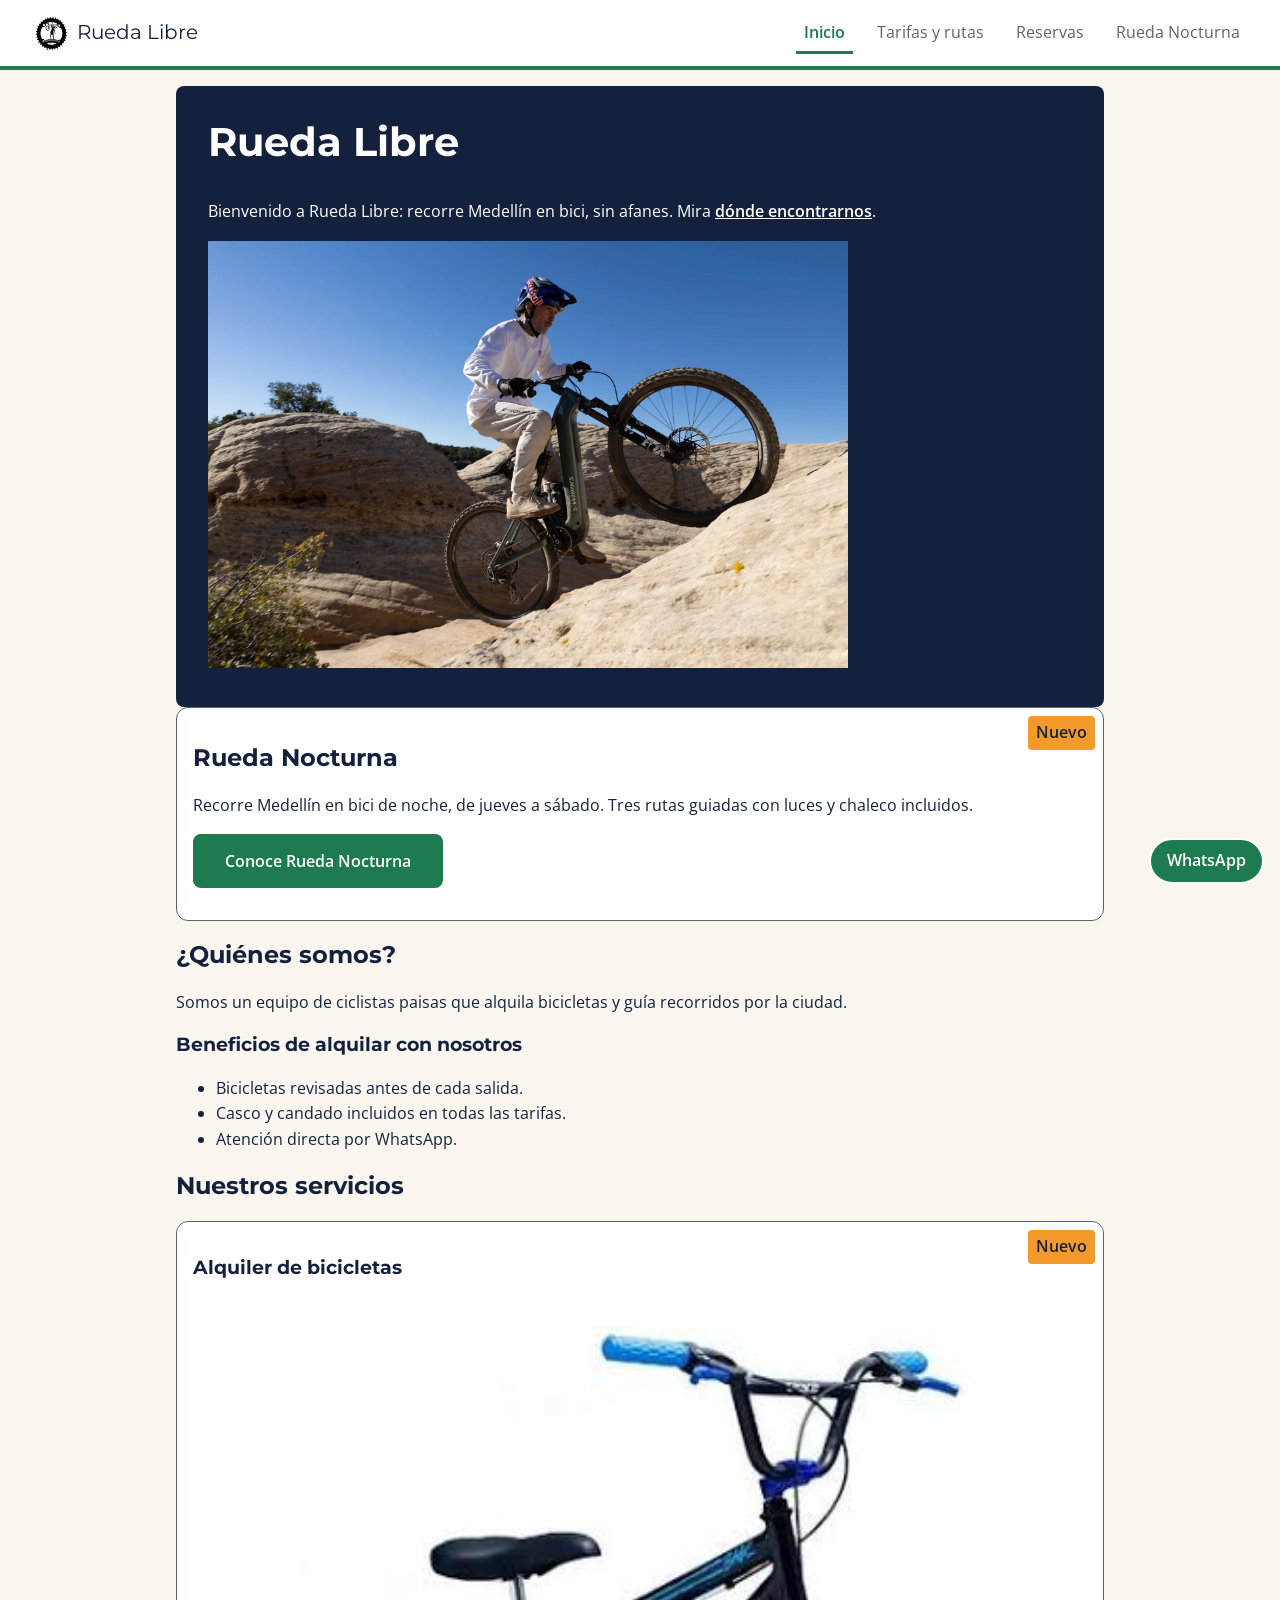
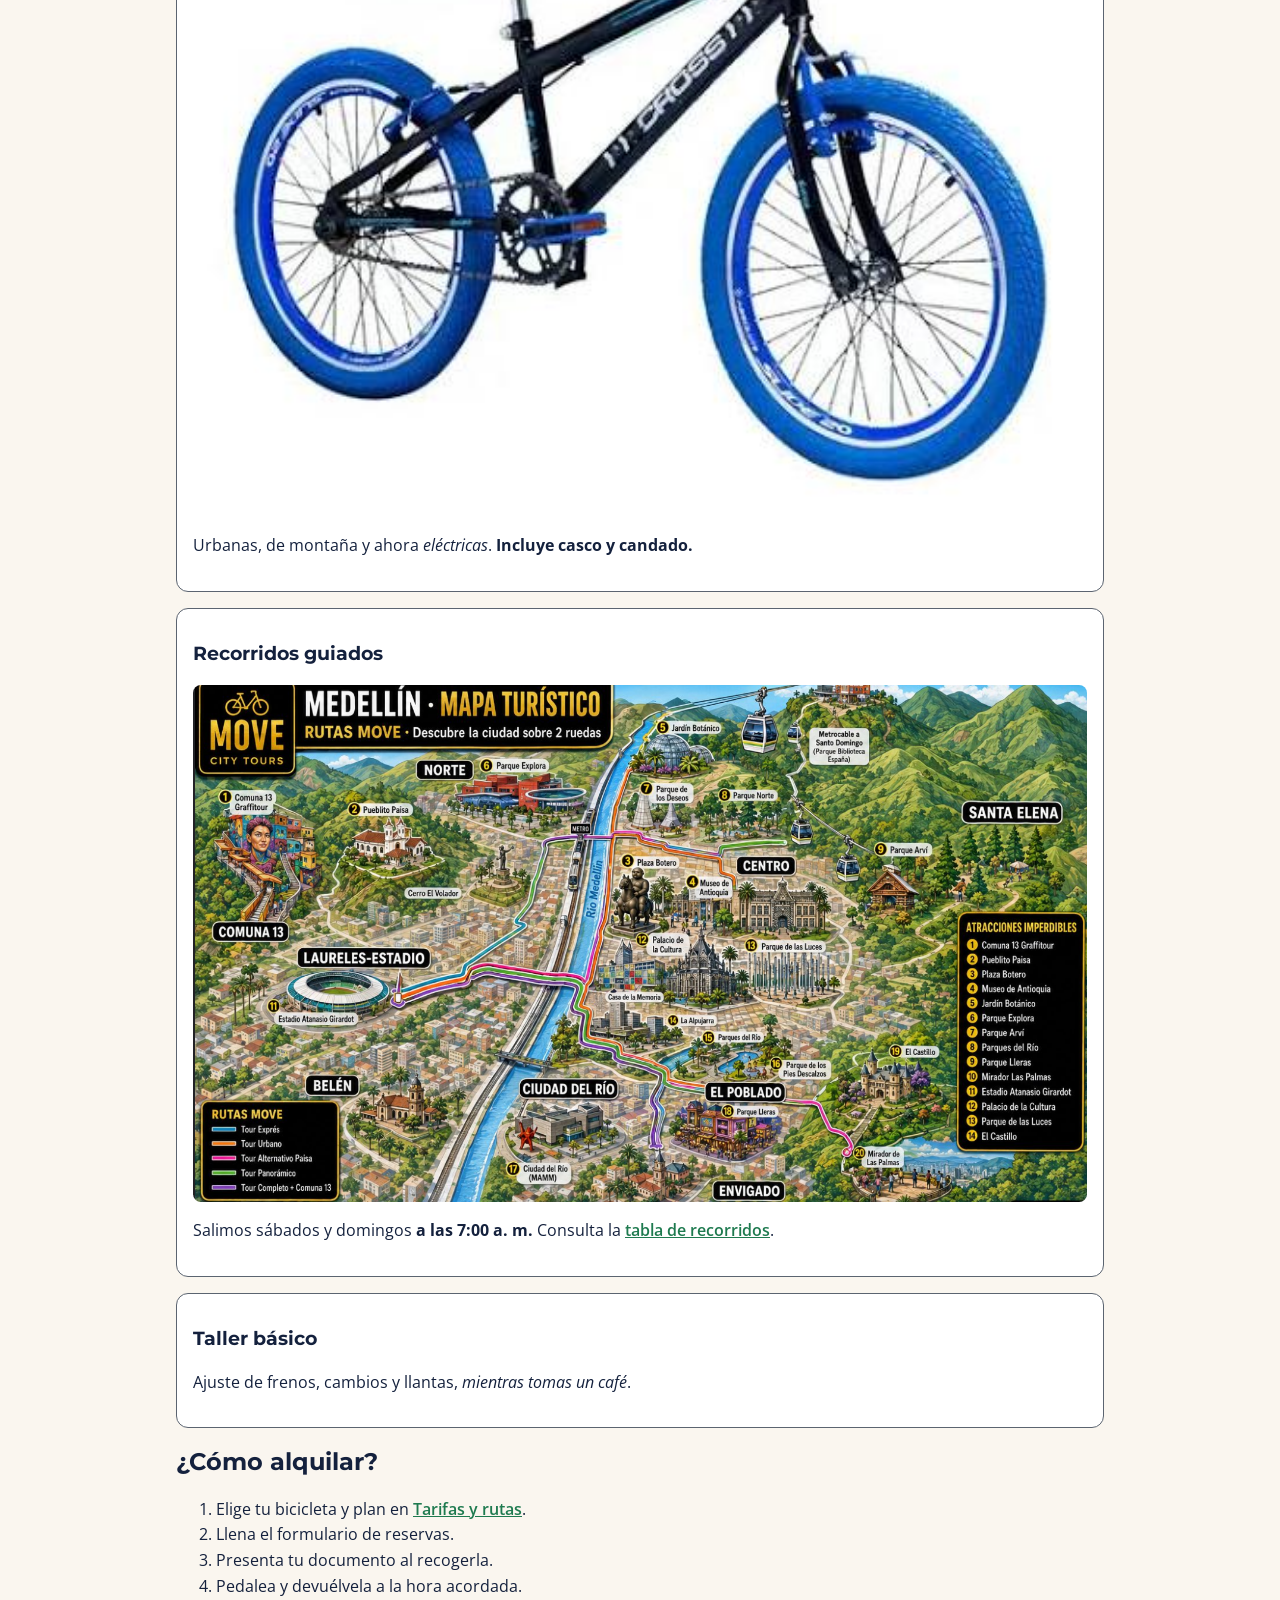
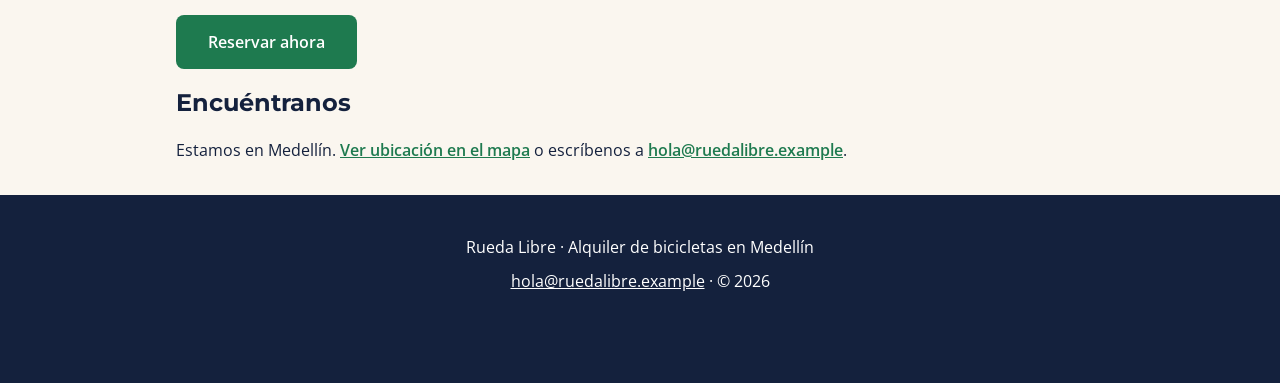
<file: rueda-libre-completo/rueda-libre/index.html>
<!DOCTYPE html>
<html lang="es">
<head>
  <meta charset="UTF-8">
  <meta name="viewport" content="width=device-width, initial-scale=1">
  <meta name="description" content="Alquiler de bicicletas, recorridos guiados y taller básico en Medellín.">
  <title>Rueda Libre | Alquiler de bicicletas en Medellín</title>
  <link rel="preconnect" href="https://fonts.googleapis.com">
  <link rel="preconnect" href="https://fonts.gstatic.com" crossorigin>
  <link href="https://fonts.googleapis.com/css2?family=Montserrat:wght@700&family=Open+Sans:wght@400;600&display=swap" rel="stylesheet">
  <link rel="stylesheet" href="css/styles.css">
</head>
<body>
  <header>
    <p class="marca"><img src="img/logo.jpg" alt="" width="40"> Rueda Libre</p>
    <nav aria-label="Principal">
      <ul id="menu">
        <li><a href="index.html" class="activo" aria-current="page">Inicio</a></li>
        <li><a href="paginas/tarifas.html">Tarifas y rutas</a></li>
        <li><a href="paginas/reservas.html">Reservas</a></li>
        <li><a href="nocturna/index.html">Rueda Nocturna</a></li>
      </ul>
    </nav>
  </header>
  <main>
    <section class="portada">
      <h1>Rueda Libre</h1>
      <p>Bienvenido a Rueda Libre: recorre Medellín en bici, sin afanes. Mira <a href="#encuentranos">dónde encontrarnos</a>.</p>
      <img src="img/S1_3804.webp" alt="Ciclista pedaleando por una ciclovía junto al río con las montañas al fondo" width="640">
    </section>
    <section class="tarjeta">
      <span class="etiqueta">Nuevo</span>
      <h2>Rueda Nocturna</h2>
      <p>Recorre Medellín en bici de noche, de jueves a sábado. Tres rutas guiadas con luces y chaleco incluidos.</p>
      <p><a class="boton" href="nocturna/index.html">Conoce Rueda Nocturna</a></p>
    </section>
    <section id="quienes">
      <h2>¿Quiénes somos?</h2>
      <p>Somos un equipo de ciclistas paisas que alquila bicicletas y guía recorridos por la ciudad.</p>
      <h3>Beneficios de alquilar con nosotros</h3>
      <ul>
        <li>Bicicletas revisadas antes de cada salida.</li>
        <li>Casco y candado incluidos en todas las tarifas.</li>
        <li>Atención directa por WhatsApp.</li>
      </ul>
    </section>
    <section id="servicios">
      <h2>Nuestros servicios</h2>
      <article class="tarjeta">
        <span class="etiqueta">Nuevo</span>
        <h3>Alquiler de bicicletas</h3>
        <img src="img/images.jpeg" alt="Bicicleta urbana de color verde" width="400">
        <p>Urbanas, de montaña y ahora <em>eléctricas</em>. <strong>Incluye casco y candado.</strong></p>
      </article>
      <article class="tarjeta">
        <h3>Recorridos guiados</h3>
        <img src="img/rutaguia.png" alt="Mapa de una ruta ciclista que atraviesa parques y barrios" width="400">
        <p>Salimos sábados y domingos <strong>a las 7:00 a. m.</strong> Consulta la <a href="paginas/tarifas.html#recorridos">tabla de recorridos</a>.</p>
      </article>
      <article class="tarjeta">
        <h3>Taller básico</h3>
        <p>Ajuste de frenos, cambios y llantas, <em>mientras tomas un café</em>.</p>
      </article>
    </section>
    <section id="como-alquilar">
      <h2>¿Cómo alquilar?</h2>
      <ol>
        <li>Elige tu bicicleta y plan en <a href="paginas/tarifas.html">Tarifas y rutas</a>.</li>
        <li>Llena el formulario de reservas.</li>
        <li>Presenta tu documento al recogerla.</li>
        <li>Pedalea y devuélvela a la hora acordada.</li>
      </ol>
      <p><a class="boton" href="paginas/reservas.html">Reservar ahora</a></p>
    </section>
    <section id="encuentranos">
      <h2>Encuéntranos</h2>
      <p>Estamos en Medellín. <a href="https://www.google.com/maps/search/?api=1&amp;query=Medell%C3%ADn" target="_blank" rel="noopener">Ver ubicación en el mapa</a> o escríbenos a <a href="mailto:hola@ruedalibre.example">hola@ruedalibre.example</a>.</p>
    </section>
  </main>
  <footer>
    <p>Rueda Libre · Alquiler de bicicletas en Medellín</p>
    <p><a href="mailto:hola@ruedalibre.example">hola@ruedalibre.example</a> · © 2026</p>
  </footer>
  <a class="whatsapp" href="https://wa.me/573000000000" target="_blank" rel="noopener">WhatsApp</a>
</body>
</html>
</file>
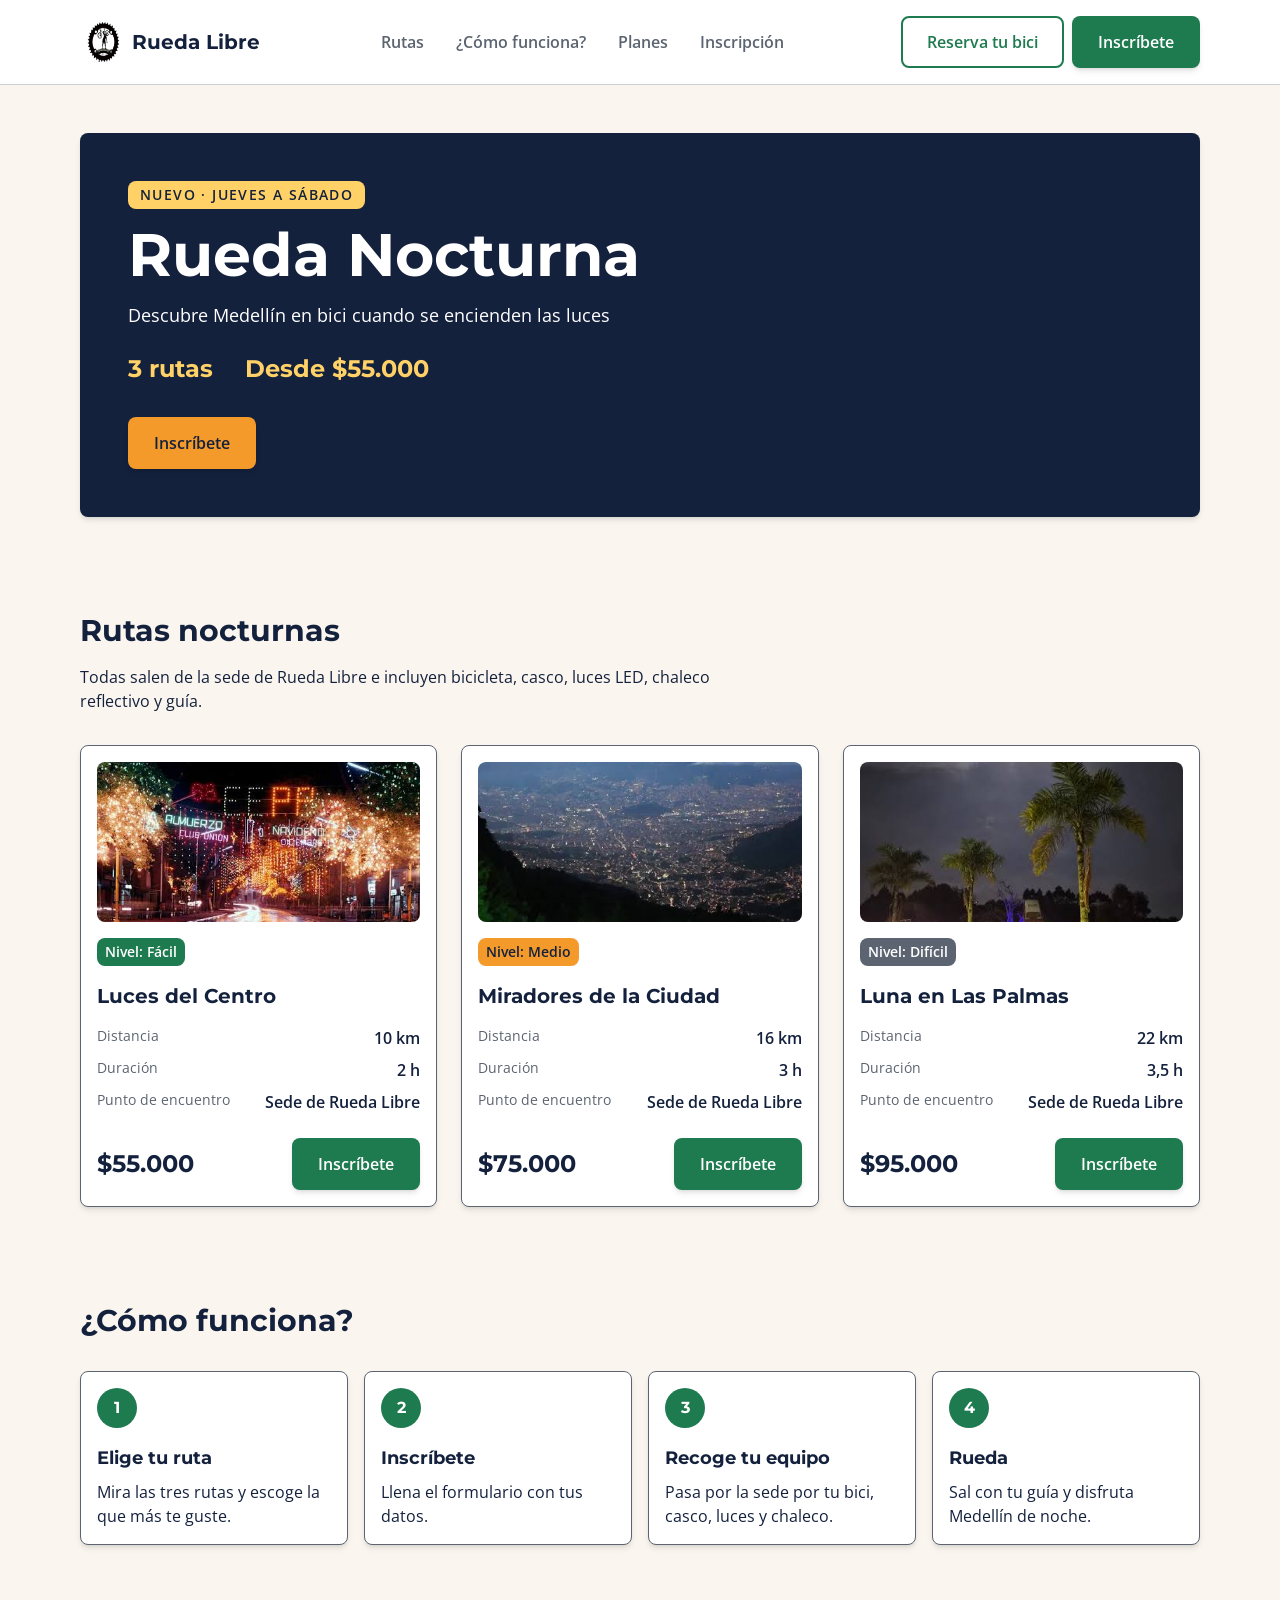
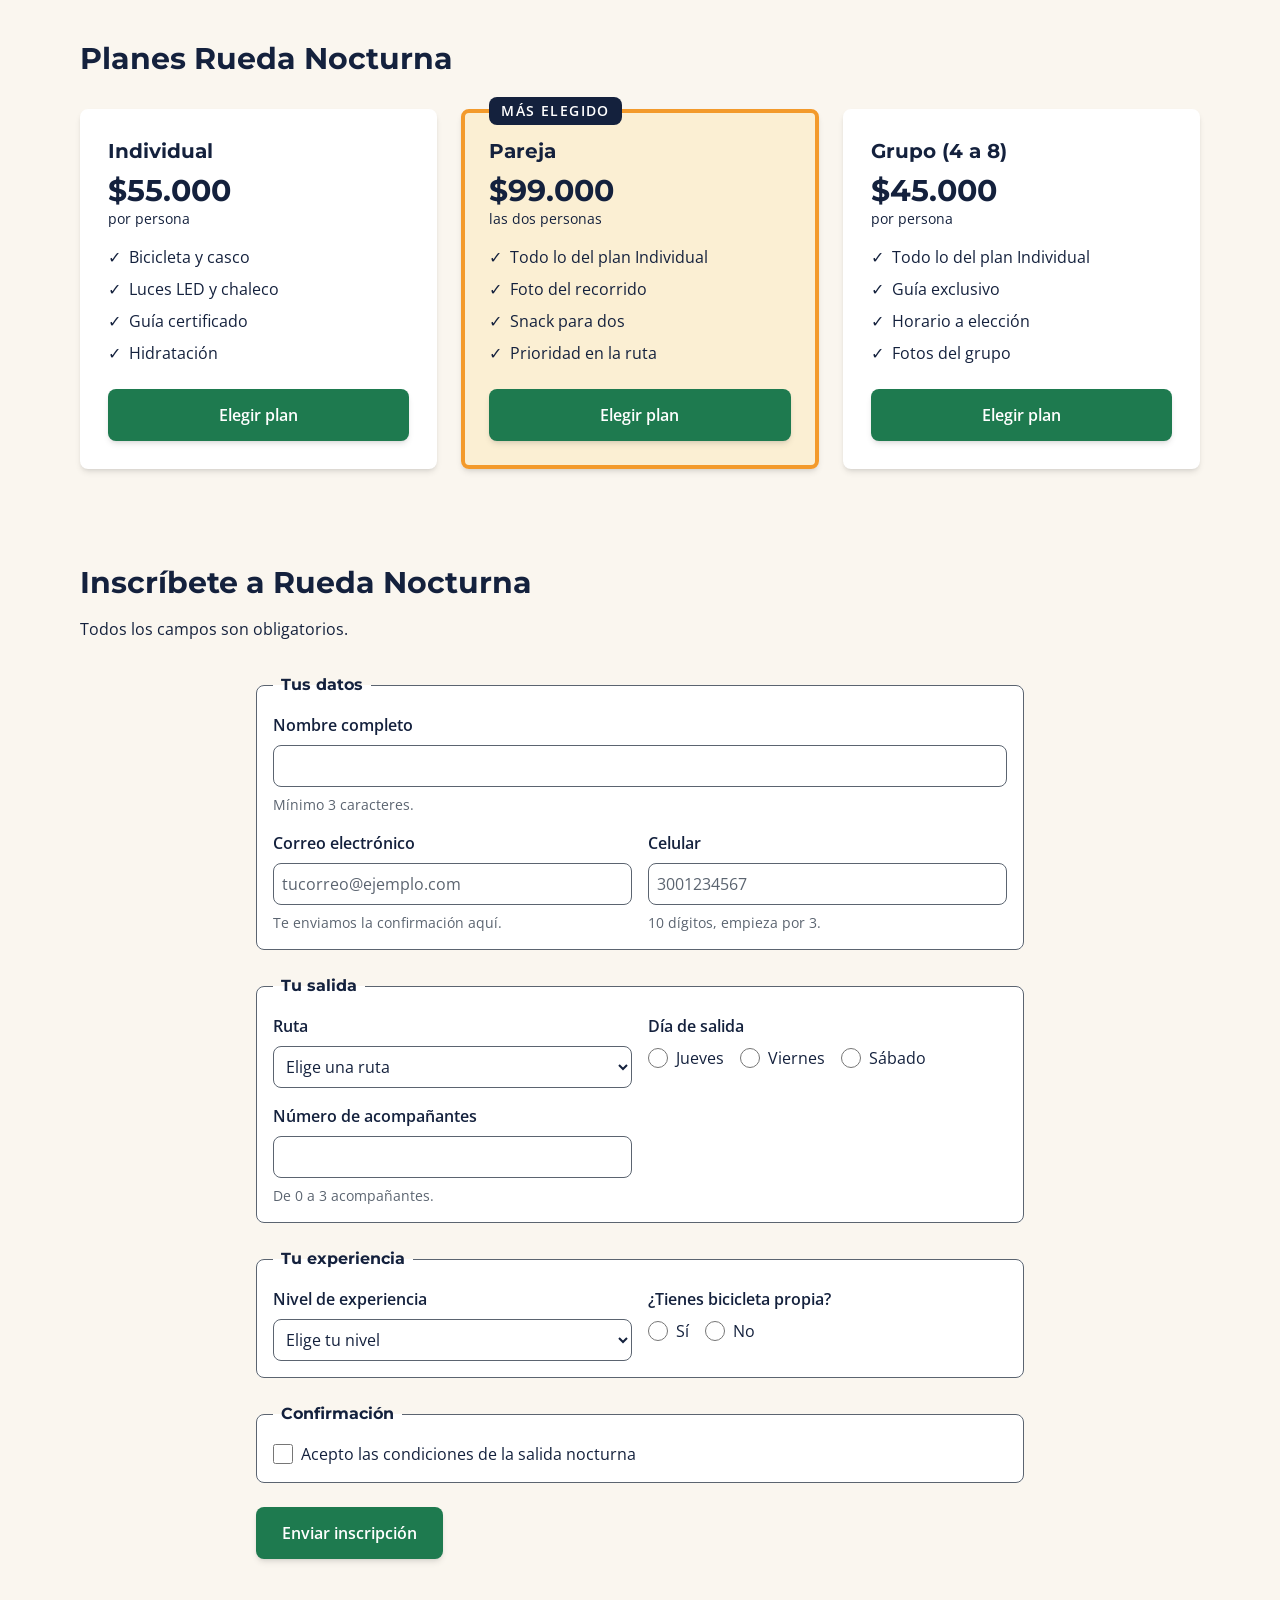
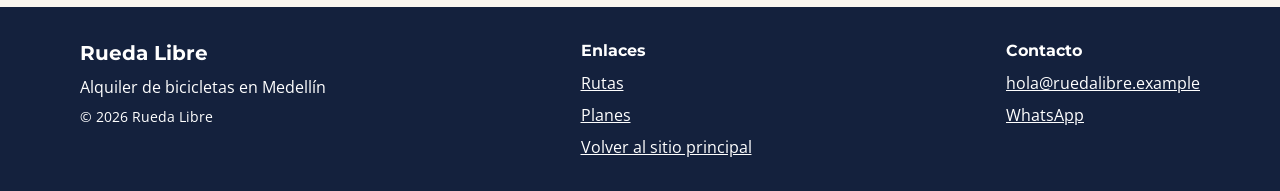
<file: rueda-libre-completo/rueda-libre/nocturna/index.html>
<!DOCTYPE html>
<html lang="es">
<head>
  <meta charset="UTF-8">
  <meta name="viewport" content="width=device-width, initial-scale=1">
  <meta name="description" content="Rueda Nocturna: rutas guiadas en bicicleta por Medellín de jueves a sábado.">
  <title>Rueda Nocturna | Rueda Libre</title>
  <link rel="preconnect" href="https://fonts.googleapis.com">
  <link rel="preconnect" href="https://fonts.gstatic.com" crossorigin>
  <link href="https://fonts.googleapis.com/css2?family=Montserrat:wght@700&family=Open+Sans:wght@400;600&display=swap" rel="stylesheet">
  <link rel="stylesheet" href="src/output.css">
</head>
<body class="bg-crema font-texto text-azul-noche dark:scheme-dark dark:bg-azul-noche dark:text-crema">
  <header class="border-b border-gris-asfalto/30 bg-white dark:border-white/20 dark:bg-azul-noche">
    <div class="mx-auto max-w-6xl px-4 flex flex-col items-center gap-4 py-4 md:flex-row md:justify-between">
      <a href="../index.html" class="flex items-center gap-2 rounded-lg p-1 font-titulos text-xl font-bold focus:outline-none focus:ring-4 focus:ring-azul-noche dark:focus:ring-amarillo-farol">
        <img src="../img/logo.jpg" alt="" class="h-10 w-10">
        Rueda Libre
      </a>
      <nav aria-label="Principal" class="hidden md:block">
        <ul class="flex gap-4">
          <li><a href="#rutas" class="rounded-lg p-2 font-semibold text-gris-asfalto hover:text-azul-noche focus:outline-none focus:ring-4 focus:ring-azul-noche dark:focus:ring-amarillo-farol dark:text-crema dark:hover:text-amarillo-farol">Rutas</a></li>
          <li><a href="#como-funciona" class="rounded-lg p-2 font-semibold text-gris-asfalto hover:text-azul-noche focus:outline-none focus:ring-4 focus:ring-azul-noche dark:focus:ring-amarillo-farol dark:text-crema dark:hover:text-amarillo-farol">¿Cómo funciona?</a></li>
          <li><a href="#planes" class="rounded-lg p-2 font-semibold text-gris-asfalto hover:text-azul-noche focus:outline-none focus:ring-4 focus:ring-azul-noche dark:focus:ring-amarillo-farol dark:text-crema dark:hover:text-amarillo-farol">Planes</a></li>
          <li><a href="#inscripcion" class="rounded-lg p-2 font-semibold text-gris-asfalto hover:text-azul-noche focus:outline-none focus:ring-4 focus:ring-azul-noche dark:focus:ring-amarillo-farol dark:text-crema dark:hover:text-amarillo-farol">Inscripción</a></li>
        </ul>
      </nav>
      <div class="flex flex-wrap justify-center gap-2">
        <a href="../paginas/reservas.html" class="btn-contorno">Reserva tu bici</a>
        <a href="#inscripcion" class="btn-primario">Inscríbete</a>
      </div>
    </div>
  </header>
  <main>
    <section id="inicio" class="py-8 md:py-12">
      <div class="mx-auto max-w-6xl px-4">
        <div class="rounded-lg bg-azul-noche p-8 text-white shadow-md md:p-12 dark:border dark:border-white/30">
          <p class="inline-block rounded-lg bg-amarillo-farol px-3 py-1 text-sm font-semibold uppercase tracking-widest text-azul-noche">Nuevo · Jueves a sábado</p>
          <h1 class="mt-4 font-titulos text-4xl font-bold md:text-5xl lg:text-6xl">Rueda Nocturna</h1>
          <p class="mt-4 max-w-xl text-lg">Descubre Medellín en bici cuando se encienden las luces</p>
          <ul class="mt-6 flex flex-wrap gap-8">
            <li class="font-titulos text-2xl font-bold text-amarillo-farol">3 rutas</li>
            <li class="font-titulos text-2xl font-bold text-amarillo-farol">Desde $55.000</li>
          </ul>
          <a href="#inscripcion" class="btn-secundario mt-8">Inscríbete</a>
        </div>
      </div>
    </section>
    <section id="rutas" class="py-8 md:py-12">
      <div class="mx-auto max-w-6xl px-4">
        <h2 class="mb-4 font-titulos text-2xl font-bold md:text-3xl">Rutas nocturnas</h2>
        <p class="mb-8 max-w-2xl">Todas salen de la sede de Rueda Libre e incluyen bicicleta, casco, luces LED, chaleco reflectivo y guía.</p>
        <div class="grid gap-6 sm:grid-cols-2 lg:grid-cols-3">
          <article class="relative flex flex-col rounded-lg border border-gris-asfalto bg-white p-4 shadow-md hover:border-verde-ruta hover:shadow-xl dark:border-white/30 dark:bg-white/10 dark:hover:border-amarillo-farol">
            <img src="../img/luces.jpeg" alt="Ilustración del trazado de la ruta Luces del Centro" class="mb-4 h-40 w-full rounded-lg object-cover">
            <p class="self-start rounded-lg px-2 py-1 text-sm font-semibold bg-verde-ruta text-white">Nivel: Fácil</p>
            <h3 class="mt-4 font-titulos text-xl font-bold">Luces del Centro</h3>
            <ul class="mt-4 flex flex-col gap-2">
              <li class="flex justify-between gap-4"><span class="text-sm text-gris-asfalto dark:text-crema/80">Distancia</span><span class="font-semibold">10 km</span></li>
              <li class="flex justify-between gap-4"><span class="text-sm text-gris-asfalto dark:text-crema/80">Duración</span><span class="font-semibold">2 h</span></li>
              <li class="flex justify-between gap-4"><span class="text-sm text-gris-asfalto dark:text-crema/80">Punto de encuentro</span><span class="font-semibold">Sede de Rueda Libre</span></li>
            </ul>
            <div class="mt-auto flex items-center justify-between gap-4 pt-6">
              <p class="font-titulos text-2xl font-bold">$55.000</p>
              <a href="#inscripcion" class="btn-primario">Inscríbete</a>
            </div>
          </article>
          <article class="relative flex flex-col rounded-lg border border-gris-asfalto bg-white p-4 shadow-md hover:border-verde-ruta hover:shadow-xl dark:border-white/30 dark:bg-white/10 dark:hover:border-amarillo-farol">
            <img src="../img/mirador.jpeg" alt="Ilustración del trazado de la ruta Miradores de la Ciudad" class="mb-4 h-40 w-full rounded-lg object-cover">
            <p class="self-start rounded-lg px-2 py-1 text-sm font-semibold bg-naranja-pedal text-azul-noche">Nivel: Medio</p>
            <h3 class="mt-4 font-titulos text-xl font-bold">Miradores de la Ciudad</h3>
            <ul class="mt-4 flex flex-col gap-2">
              <li class="flex justify-between gap-4"><span class="text-sm text-gris-asfalto dark:text-crema/80">Distancia</span><span class="font-semibold">16 km</span></li>
              <li class="flex justify-between gap-4"><span class="text-sm text-gris-asfalto dark:text-crema/80">Duración</span><span class="font-semibold">3 h</span></li>
              <li class="flex justify-between gap-4"><span class="text-sm text-gris-asfalto dark:text-crema/80">Punto de encuentro</span><span class="font-semibold">Sede de Rueda Libre</span></li>
            </ul>
            <div class="mt-auto flex items-center justify-between gap-4 pt-6">
              <p class="font-titulos text-2xl font-bold">$75.000</p>
              <a href="#inscripcion" class="btn-primario">Inscríbete</a>
            </div>
          </article>
          <article class="relative flex flex-col rounded-lg border border-gris-asfalto bg-white p-4 shadow-md hover:border-verde-ruta hover:shadow-xl dark:border-white/30 dark:bg-white/10 dark:hover:border-amarillo-farol">
            <img src="../img/luna.jpeg" alt="Ilustración del trazado de la ruta Luna en Las Palmas" class="mb-4 h-40 w-full rounded-lg object-cover">
            <p class="self-start rounded-lg px-2 py-1 text-sm font-semibold bg-gris-asfalto text-white">Nivel: Difícil</p>
            <h3 class="mt-4 font-titulos text-xl font-bold">Luna en Las Palmas</h3>
            <ul class="mt-4 flex flex-col gap-2">
              <li class="flex justify-between gap-4"><span class="text-sm text-gris-asfalto dark:text-crema/80">Distancia</span><span class="font-semibold">22 km</span></li>
              <li class="flex justify-between gap-4"><span class="text-sm text-gris-asfalto dark:text-crema/80">Duración</span><span class="font-semibold">3,5 h</span></li>
              <li class="flex justify-between gap-4"><span class="text-sm text-gris-asfalto dark:text-crema/80">Punto de encuentro</span><span class="font-semibold">Sede de Rueda Libre</span></li>
            </ul>
            <div class="mt-auto flex items-center justify-between gap-4 pt-6">
              <p class="font-titulos text-2xl font-bold">$95.000</p>
              <a href="#inscripcion" class="btn-primario">Inscríbete</a>
            </div>
          </article>
        </div>
      </div>
    </section>
    <section id="como-funciona" class="py-8 md:py-12">
      <div class="mx-auto max-w-6xl px-4">
        <h2 class="mb-4 font-titulos text-2xl font-bold md:text-3xl">¿Cómo funciona?</h2>
        <ol class="mt-8 grid gap-4 sm:grid-cols-2 lg:grid-cols-4">
          <li class="rounded-lg border border-gris-asfalto bg-white p-4 shadow-md dark:border-white/30 dark:bg-white/10">
            <span class="mb-4 flex h-10 w-10 items-center justify-center rounded-full bg-verde-ruta font-titulos font-bold text-white">1</span>
            <h3 class="font-titulos text-lg font-bold">Elige tu ruta</h3>
            <p class="mt-2">Mira las tres rutas y escoge la que más te guste.</p>
          </li>
          <li class="rounded-lg border border-gris-asfalto bg-white p-4 shadow-md dark:border-white/30 dark:bg-white/10">
            <span class="mb-4 flex h-10 w-10 items-center justify-center rounded-full bg-verde-ruta font-titulos font-bold text-white">2</span>
            <h3 class="font-titulos text-lg font-bold">Inscríbete</h3>
            <p class="mt-2">Llena el formulario con tus datos.</p>
          </li>
          <li class="rounded-lg border border-gris-asfalto bg-white p-4 shadow-md dark:border-white/30 dark:bg-white/10">
            <span class="mb-4 flex h-10 w-10 items-center justify-center rounded-full bg-verde-ruta font-titulos font-bold text-white">3</span>
            <h3 class="font-titulos text-lg font-bold">Recoge tu equipo</h3>
            <p class="mt-2">Pasa por la sede por tu bici, casco, luces y chaleco.</p>
          </li>
          <li class="rounded-lg border border-gris-asfalto bg-white p-4 shadow-md dark:border-white/30 dark:bg-white/10">
            <span class="mb-4 flex h-10 w-10 items-center justify-center rounded-full bg-verde-ruta font-titulos font-bold text-white">4</span>
            <h3 class="font-titulos text-lg font-bold">Rueda</h3>
            <p class="mt-2">Sal con tu guía y disfruta Medellín de noche.</p>
          </li>
        </ol>
      </div>
    </section>
    <section id="planes" class="py-8 md:py-12">
      <div class="mx-auto max-w-6xl px-4">
        <h2 class="mb-4 font-titulos text-2xl font-bold md:text-3xl">Planes Rueda Nocturna</h2>
        <div class="mt-8 grid gap-6 lg:grid-cols-3">
          <article class="relative flex flex-col rounded-lg border-4 p-6 shadow-md border-white bg-white dark:border-white/10 dark:bg-white/10">
            <h3 class="font-titulos text-xl font-bold">Individual</h3>
            <p class="mt-2 font-titulos text-3xl font-bold">$55.000</p>
            <p class="text-sm">por persona</p>
            <ul class="mt-4 flex grow flex-col gap-2">
              <li class="flex gap-2"><span aria-hidden="true">✓</span><span>Bicicleta y casco</span></li>
              <li class="flex gap-2"><span aria-hidden="true">✓</span><span>Luces LED y chaleco</span></li>
              <li class="flex gap-2"><span aria-hidden="true">✓</span><span>Guía certificado</span></li>
              <li class="flex gap-2"><span aria-hidden="true">✓</span><span>Hidratación</span></li>
            </ul>
            <a href="#inscripcion" class="btn-primario mt-6 w-full">Elegir plan</a>
          </article>
          <article class="relative flex flex-col rounded-lg border-4 p-6 shadow-md border-naranja-pedal bg-amarillo-farol/20 dark:border-amarillo-farol dark:bg-amarillo-farol/20">
            <p class="absolute -top-4 left-6 rounded-lg bg-azul-noche px-3 py-1 text-sm font-semibold uppercase tracking-widest text-white dark:bg-amarillo-farol dark:text-azul-noche">Más elegido</p>
            <h3 class="font-titulos text-xl font-bold">Pareja</h3>
            <p class="mt-2 font-titulos text-3xl font-bold">$99.000</p>
            <p class="text-sm">las dos personas</p>
            <ul class="mt-4 flex grow flex-col gap-2">
              <li class="flex gap-2"><span aria-hidden="true">✓</span><span>Todo lo del plan Individual</span></li>
              <li class="flex gap-2"><span aria-hidden="true">✓</span><span>Foto del recorrido</span></li>
              <li class="flex gap-2"><span aria-hidden="true">✓</span><span>Snack para dos</span></li>
              <li class="flex gap-2"><span aria-hidden="true">✓</span><span>Prioridad en la ruta</span></li>
            </ul>
            <a href="#inscripcion" class="btn-primario mt-6 w-full">Elegir plan</a>
          </article>
          <article class="relative flex flex-col rounded-lg border-4 p-6 shadow-md border-white bg-white dark:border-white/10 dark:bg-white/10">
            <h3 class="font-titulos text-xl font-bold">Grupo (4 a 8)</h3>
            <p class="mt-2 font-titulos text-3xl font-bold">$45.000</p>
            <p class="text-sm">por persona</p>
            <ul class="mt-4 flex grow flex-col gap-2">
              <li class="flex gap-2"><span aria-hidden="true">✓</span><span>Todo lo del plan Individual</span></li>
              <li class="flex gap-2"><span aria-hidden="true">✓</span><span>Guía exclusivo</span></li>
              <li class="flex gap-2"><span aria-hidden="true">✓</span><span>Horario a elección</span></li>
              <li class="flex gap-2"><span aria-hidden="true">✓</span><span>Fotos del grupo</span></li>
            </ul>
            <a href="#inscripcion" class="btn-primario mt-6 w-full">Elegir plan</a>
          </article>
        </div>
      </div>
    </section>
    <section id="inscripcion" class="py-8 md:py-12">
      <div class="mx-auto max-w-6xl px-4">
        <h2 class="mb-4 font-titulos text-2xl font-bold md:text-3xl">Inscríbete a Rueda Nocturna</h2>
        <p class="mb-8 max-w-2xl">Todos los campos son obligatorios.</p>
        <form action="#" method="post" class="mx-auto max-w-3xl">
          <fieldset class="mb-6 rounded-lg border border-gris-asfalto bg-white p-4 dark:border-white/30 dark:bg-white/10">
            <legend class="px-2 font-titulos font-bold">Tus datos</legend>
            <div class="grid gap-4 md:grid-cols-2">
              <div class="md:col-span-2">
                <label for="nombre" class="mb-2 block font-semibold">Nombre completo</label>
                <input type="text" id="nombre" name="nombre" required minlength="3" autocomplete="name" aria-describedby="ayuda-nombre" class="w-full rounded-lg border border-gris-asfalto bg-white p-2 text-azul-noche placeholder:text-gris-asfalto focus:outline-none focus:ring-4 focus:ring-azul-noche dark:focus:ring-amarillo-farol dark:border-white/50 dark:bg-white/10 dark:text-crema dark:placeholder:text-crema/70">
                <p id="ayuda-nombre" class="mt-2 text-sm text-gris-asfalto dark:text-crema/80">Mínimo 3 caracteres.</p>
              </div>
              <div>
                <label for="correo" class="mb-2 block font-semibold">Correo electrónico</label>
                <input type="email" id="correo" name="correo" placeholder="tucorreo@ejemplo.com" required autocomplete="email" aria-describedby="ayuda-correo" class="w-full rounded-lg border border-gris-asfalto bg-white p-2 text-azul-noche placeholder:text-gris-asfalto focus:outline-none focus:ring-4 focus:ring-azul-noche dark:focus:ring-amarillo-farol dark:border-white/50 dark:bg-white/10 dark:text-crema dark:placeholder:text-crema/70">
                <p id="ayuda-correo" class="mt-2 text-sm text-gris-asfalto dark:text-crema/80">Te enviamos la confirmación aquí.</p>
              </div>
              <div>
                <label for="celular" class="mb-2 block font-semibold">Celular</label>
                <input type="tel" id="celular" name="celular" placeholder="3001234567" required pattern="3[0-9]{9}" title="10 dígitos, debe empezar por 3. Ejemplo: 3001234567" autocomplete="tel" aria-describedby="ayuda-celular" class="w-full rounded-lg border border-gris-asfalto bg-white p-2 text-azul-noche placeholder:text-gris-asfalto focus:outline-none focus:ring-4 focus:ring-azul-noche dark:focus:ring-amarillo-farol dark:border-white/50 dark:bg-white/10 dark:text-crema dark:placeholder:text-crema/70">
                <p id="ayuda-celular" class="mt-2 text-sm text-gris-asfalto dark:text-crema/80">10 dígitos, empieza por 3.</p>
              </div>
            </div>
          </fieldset>
          <fieldset class="mb-6 rounded-lg border border-gris-asfalto bg-white p-4 dark:border-white/30 dark:bg-white/10">
            <legend class="px-2 font-titulos font-bold">Tu salida</legend>
            <div class="grid gap-4 md:grid-cols-2">
              <div>
                <label for="ruta" class="mb-2 block font-semibold">Ruta</label>
                <select id="ruta" name="ruta" required class="w-full rounded-lg border border-gris-asfalto bg-white p-2 text-azul-noche placeholder:text-gris-asfalto focus:outline-none focus:ring-4 focus:ring-azul-noche dark:focus:ring-amarillo-farol dark:border-white/50 dark:bg-white/10 dark:text-crema dark:placeholder:text-crema/70"><option value="">Elige una ruta</option><option value="centro">Luces del Centro</option><option value="miradores">Miradores de la Ciudad</option><option value="palmas">Luna en Las Palmas</option></select>
              </div>
              <fieldset>
                <legend class="mb-2 font-semibold">Día de salida</legend>
                <div class="flex flex-wrap gap-4">
                  <label for="dia-jueves" class="flex items-center gap-2"><input type="radio" id="dia-jueves" name="dia" value="jueves" required class="h-5 w-5 accent-verde-ruta dark:accent-amarillo-farol">Jueves</label>
                  <label for="dia-viernes" class="flex items-center gap-2"><input type="radio" id="dia-viernes" name="dia" value="viernes" class="h-5 w-5 accent-verde-ruta dark:accent-amarillo-farol">Viernes</label>
                  <label for="dia-sabado" class="flex items-center gap-2"><input type="radio" id="dia-sabado" name="dia" value="sabado" class="h-5 w-5 accent-verde-ruta dark:accent-amarillo-farol">Sábado</label>
                </div>
              </fieldset>
              <div>
                <label for="acompanantes" class="mb-2 block font-semibold">Número de acompañantes</label>
                <input type="number" id="acompanantes" name="acompanantes" required min="0" max="3" aria-describedby="ayuda-acompanantes" class="w-full rounded-lg border border-gris-asfalto bg-white p-2 text-azul-noche placeholder:text-gris-asfalto focus:outline-none focus:ring-4 focus:ring-azul-noche dark:focus:ring-amarillo-farol dark:border-white/50 dark:bg-white/10 dark:text-crema dark:placeholder:text-crema/70">
                <p id="ayuda-acompanantes" class="mt-2 text-sm text-gris-asfalto dark:text-crema/80">De 0 a 3 acompañantes.</p>
              </div>
            </div>
          </fieldset>
          <fieldset class="mb-6 rounded-lg border border-gris-asfalto bg-white p-4 dark:border-white/30 dark:bg-white/10">
            <legend class="px-2 font-titulos font-bold">Tu experiencia</legend>
            <div class="grid gap-4 md:grid-cols-2">
              <div>
                <label for="nivel" class="mb-2 block font-semibold">Nivel de experiencia</label>
                <select id="nivel" name="nivel" required class="w-full rounded-lg border border-gris-asfalto bg-white p-2 text-azul-noche placeholder:text-gris-asfalto focus:outline-none focus:ring-4 focus:ring-azul-noche dark:focus:ring-amarillo-farol dark:border-white/50 dark:bg-white/10 dark:text-crema dark:placeholder:text-crema/70"><option value="">Elige tu nivel</option><option value="principiante">Principiante</option><option value="intermedio">Intermedio</option><option value="avanzado">Avanzado</option></select>
              </div>
              <fieldset>
                <legend class="mb-2 font-semibold">¿Tienes bicicleta propia?</legend>
                <div class="flex flex-wrap gap-4">
                  <label for="bici-si" class="flex items-center gap-2"><input type="radio" id="bici-si" name="bici" value="si" required class="h-5 w-5 accent-verde-ruta dark:accent-amarillo-farol">Sí</label>
                  <label for="bici-no" class="flex items-center gap-2"><input type="radio" id="bici-no" name="bici" value="no" class="h-5 w-5 accent-verde-ruta dark:accent-amarillo-farol">No</label>
                </div>
              </fieldset>
            </div>
          </fieldset>
          <fieldset class="mb-6 rounded-lg border border-gris-asfalto bg-white p-4 dark:border-white/30 dark:bg-white/10">
            <legend class="px-2 font-titulos font-bold">Confirmación</legend>
            <div class="grid gap-4 md:grid-cols-2">
              <label for="condiciones" class="flex items-center gap-2 md:col-span-2"><input type="checkbox" id="condiciones" name="condiciones" required class="h-5 w-5 accent-verde-ruta dark:accent-amarillo-farol">Acepto las condiciones de la salida nocturna</label>
            </div>
          </fieldset>
          <button type="submit" class="btn-primario">Enviar inscripción</button>
        </form>
      </div>
    </section>
  </main>
  <footer class="bg-azul-noche text-white dark:border-t dark:border-white/20">
    <div class="mx-auto max-w-6xl px-4 flex flex-col gap-6 py-8 md:flex-row md:justify-between">
      <div>
        <p class="font-titulos text-xl font-bold">Rueda Libre</p>
        <p class="mt-2">Alquiler de bicicletas en Medellín</p>
        <p class="mt-2 text-sm">© 2026 Rueda Libre</p>
      </div>
      <nav aria-label="Pie de página">
        <p class="font-titulos font-bold">Enlaces</p>
        <ul class="mt-2 flex flex-col gap-2">
          <li><a href="#rutas" class="underline hover:text-amarillo-farol">Rutas</a></li>
          <li><a href="#planes" class="underline hover:text-amarillo-farol">Planes</a></li>
          <li><a href="../index.html" class="underline hover:text-amarillo-farol">Volver al sitio principal</a></li>
        </ul>
      </nav>
      <div>
        <p class="font-titulos font-bold">Contacto</p>
        <ul class="mt-2 flex flex-col gap-2">
          <li><a href="mailto:hola@ruedalibre.example" class="underline hover:text-amarillo-farol">hola@ruedalibre.example</a></li>
          <li><a href="https://wa.me/573000000000" target="_blank" rel="noopener" class="underline hover:text-amarillo-farol">WhatsApp</a></li>
        </ul>
      </div>
    </div>
  </footer>
</body>
</html>
</file>
<file: rueda-libre-completo/rueda-libre/css/styles.css>
/*  1. VARIABLES */
:root {
  --verde-ruta: #1E7A4F;
  --naranja-pedal: #F39A2B;
  --azul-noche: #14213D;
  --crema: #FAF6EF;
  --gris-asfalto: #5B6470;
  --blanco: #FFFFFF;
  --fuente-titulos: "Montserrat", "Arial Black", sans-serif;
  --fuente-texto: "Open Sans", Arial, sans-serif;
  --espacio-s: 0.5rem;
  --espacio-m: 1rem;
  --espacio-l: 2rem;
  --espacio-xl: 3rem;
}

/* 2. BASE */
*, *::before, *::after { box-sizing: border-box; }
body {
  margin: 0;
  font-family: var(--fuente-texto);
  color: var(--azul-noche);
  background-color: var(--crema);
  line-height: 1.6;
}
h1, h2, h3 { font-family: var(--fuente-titulos); font-weight: 700; line-height: 1.2; }
img { max-width: 100%; height: auto; }
main { max-width: 60rem; margin: 0 auto; padding: var(--espacio-m); }
main a { color: var(--verde-ruta); font-weight: 600; }
main a:hover, main a:focus { color: var(--azul-noche); }
a:focus, button:focus, input:focus, select:focus, textarea:focus {
  outline: 3px solid var(--azul-noche);
  outline-offset: 3px;
}

/* 3. ENCABEZADO Y NAVEGACIÓN */
header {
  display: flex; flex-wrap: wrap; align-items: center; justify-content: space-between;
  padding: var(--espacio-m) var(--espacio-l);
  background-color: var(--blanco);
  border-bottom: 4px solid var(--verde-ruta);
}
.marca { margin: 0; font-family: var(--fuente-titulos); font-size: 1.25rem; color: var(--azul-noche); }
.marca img { vertical-align: middle; }
#menu { display: flex; gap: var(--espacio-m); list-style: none; margin: 0; padding: 0; }
#menu a { color: var(--gris-asfalto); text-decoration: none; padding: var(--espacio-s); border-bottom: 3px solid transparent; }
#menu a.activo { color: var(--verde-ruta); font-weight: 600; border-bottom-color: var(--verde-ruta); }
#menu a:hover, #menu a:focus { color: var(--azul-noche); border-bottom-color: var(--azul-noche); }

/* 4. COMPONENTES  */
.portada {
  min-height: 60vh; padding: var(--espacio-l);
  background-color: var(--azul-noche); color: var(--blanco);
  border-radius: 0.5rem;
}
.portada h1 { color: var(--blanco); font-size: 2.5rem; margin-top: 0; }
.portada a { color: var(--blanco); }
.portada a:hover, .portada a:focus { color: var(--naranja-pedal); }
.portada a:focus { outline-color: var(--blanco); }

.tarjeta {
  position: relative;
  padding: var(--espacio-m); margin-bottom: var(--espacio-m);
  background-color: var(--blanco);
  border: 1px solid var(--gris-asfalto); border-radius: 0.75rem;
}
.tarjeta img { display: block; width: 100%; border-radius: 0.5rem; }
.etiqueta {
  position: absolute; top: var(--espacio-s); right: var(--espacio-s);
  padding: 0.25rem var(--espacio-s);
  background-color: var(--naranja-pedal); color: var(--azul-noche);
  font-weight: 600; border-radius: 0.25rem;
}
main .boton, button {
  display: inline-block;
  padding: var(--espacio-m) var(--espacio-l);
  background-color: var(--verde-ruta); color: var(--blanco);
  border: 0; border-radius: 0.5rem;
  font: 600 1rem var(--fuente-texto); text-decoration: none; cursor: pointer;
}
main .boton:hover, main .boton:focus, button:hover, button:focus { background-color: var(--azul-noche); color: var(--blanco); }

table { width: 100%; border-collapse: collapse; background-color: var(--blanco); margin-bottom: var(--espacio-m); }
caption { text-align: left; font-weight: 600; padding: var(--espacio-s) 0; }
th, td { padding: var(--espacio-s) var(--espacio-m); border: 1px solid var(--gris-asfalto); text-align: left; }
thead th { background-color: var(--azul-noche); color: var(--blanco); }
tbody th { background-color: var(--crema); }
.tabla-scroll { overflow-x: auto; }

aside { padding: var(--espacio-m); background-color: var(--blanco); border-left: 4px solid var(--naranja-pedal); }
dt { font-weight: 600; }
dd { margin: 0 0 var(--espacio-s); color: var(--gris-asfalto); }

/*  5. FORMULARIO  */
fieldset { margin: 0 0 var(--espacio-l); padding: var(--espacio-m); border: 1px solid var(--gris-asfalto); border-radius: 0.5rem; background-color: var(--blanco); }
legend { font-family: var(--fuente-titulos); padding: 0 var(--espacio-s); }
form label { display: block; font-weight: 600; margin-bottom: var(--espacio-s); }
form input[type="text"], form input[type="email"], form input[type="tel"], form input[type="date"],
form input[type="number"], form select, form textarea {
  width: 100%; padding: var(--espacio-s);
  border: 1px solid var(--gris-asfalto); border-radius: 0.25rem;
  font: inherit; color: var(--azul-noche);
}
.opciones { border: 0; padding: 0; }
.opciones label { display: inline-block; margin-right: var(--espacio-m); }

/*  6. PIE Y WHATSAPP  */
footer { padding: var(--espacio-l) var(--espacio-l) 5rem; background-color: var(--azul-noche); color: var(--blanco); text-align: center; }
footer p { margin: var(--espacio-s) 0; }
footer a { color: var(--blanco); }
.whatsapp {
  position: fixed; right: var(--espacio-m); bottom: var(--espacio-m);
  padding: var(--espacio-s) var(--espacio-m);
  background-color: var(--verde-ruta); color: var(--blanco);
  font-weight: 600; text-decoration: none; border-radius: 2rem;
  border: 2px solid var(--blanco);
}
.whatsapp:hover, .whatsapp:focus { background-color: var(--azul-noche); }
</file>
<file: rueda-libre-completo/rueda-libre/nocturna/src/output.css>
/*! tailwindcss v4.3.3 | MIT License | https://tailwindcss.com */@layer properties;@layer theme,base,components,utilities;@layer theme{:root,:host{--font-sans: -apple-system, BlinkMacSystemFont, "Segoe UI", Roboto, "Helvetica Neue", "Noto Sans", Arial, sans-serif, "Apple Color Emoji", "Segoe UI Emoji", "Segoe UI Symbol", "Noto Color Emoji";--font-mono: ui-monospace, SFMono-Regular, Menlo, Monaco, Consolas, "Liberation Mono", "Courier New", monospace;--color-white: #fff;--spacing: .25rem;--container-sm: 24rem;--container-xl: 36rem;--container-2xl: 42rem;--container-3xl: 48rem;--container-6xl: 72rem;--text-sm: .875rem;--text-sm--line-height: calc(1.25 / .875);--text-lg: 1.125rem;--text-lg--line-height: calc(1.75 / 1.125);--text-xl: 1.25rem;--text-xl--line-height: calc(1.75 / 1.25);--text-2xl: 1.5rem;--text-2xl--line-height: calc(2 / 1.5);--text-3xl: 1.875rem;--text-3xl--line-height: 1.2 ;--text-4xl: 2.25rem;--text-4xl--line-height: calc(2.5 / 2.25);--text-5xl: 3rem;--text-5xl--line-height: 1;--text-6xl: 3.75rem;--text-6xl--line-height: 1;--font-weight-semibold: 600;--font-weight-bold: 700;--tracking-widest: .1em;--radius-lg: .5rem;--default-font-family: var(--font-sans);--default-mono-font-family: var(--font-mono);--color-verde-ruta: #1E7A4F;--color-naranja-pedal: #F39A2B;--color-azul-noche: #14213D;--color-crema: #FAF6EF;--color-gris-asfalto: #5B6470;--color-amarillo-farol: #FFD166;--font-titulos: "Montserrat", "Arial Black", sans-serif;--font-texto: "Open Sans", Arial, sans-serif}}@layer base{*,:after,:before,::backdrop,::file-selector-button{box-sizing:border-box;margin:0;padding:0;border:0 solid}html,:host{line-height:1.5;-webkit-text-size-adjust:100%;tab-size:4;font-family:var(--default-font-family, -apple-system, BlinkMacSystemFont, "Segoe UI", Roboto, "Helvetica Neue", "Noto Sans", Arial, sans-serif, "Apple Color Emoji", "Segoe UI Emoji", "Segoe UI Symbol", "Noto Color Emoji");font-feature-settings:var(--default-font-feature-settings, normal);font-variation-settings:var(--default-font-variation-settings, normal);-webkit-tap-highlight-color:transparent}hr{height:0;color:inherit;border-top-width:1px}abbr:where([title]){-webkit-text-decoration:underline dotted;text-decoration:underline dotted}h1,h2,h3,h4,h5,h6{font-size:inherit;font-weight:inherit}a{color:inherit;-webkit-text-decoration:inherit;text-decoration:inherit}b,strong{font-weight:bolder}code,kbd,samp,pre{font-family:var(--default-mono-font-family, ui-monospace, SFMono-Regular, Menlo, Monaco, Consolas, "Liberation Mono", "Courier New", monospace);font-feature-settings:var(--default-mono-font-feature-settings, normal);font-variation-settings:var(--default-mono-font-variation-settings, normal);font-size:1em}small{font-size:80%}sub,sup{font-size:75%;line-height:0;position:relative;vertical-align:baseline}sub{bottom:-.25em}sup{top:-.5em}table{text-indent:0;border-color:inherit;border-collapse:collapse}:-moz-focusring:where(:not(iframe)){outline:auto}progress{vertical-align:baseline}summary{display:list-item}ol,ul,menu{list-style:none}img,svg,video,canvas,audio,iframe,embed,object{display:block;vertical-align:middle}img,video{max-width:100%;height:auto}button,input,select,optgroup,textarea,::file-selector-button{font:inherit;font-feature-settings:inherit;font-variation-settings:inherit;letter-spacing:inherit;color:inherit;border-radius:0;background-color:transparent;opacity:1}:where(select:is([multiple],[size])) optgroup{font-weight:bolder}:where(select:is([multiple],[size])) optgroup option{padding-inline-start:20px}::file-selector-button{margin-inline-end:4px}::placeholder{opacity:1}@supports (not (-webkit-appearance: -apple-pay-button)) or (contain-intrinsic-size: 1px){::placeholder{color:currentcolor;@supports (color: color-mix(in lab,red,red)){color:color-mix(in oklab,currentcolor 50%,transparent)}}}textarea{resize:vertical}::-webkit-search-decoration{-webkit-appearance:none}::-webkit-date-and-time-value{min-height:1lh;text-align:inherit}::-webkit-datetime-edit{display:inline-flex}::-webkit-datetime-edit-fields-wrapper{padding:0}::-webkit-datetime-edit,::-webkit-datetime-edit-year-field,::-webkit-datetime-edit-month-field,::-webkit-datetime-edit-day-field,::-webkit-datetime-edit-hour-field,::-webkit-datetime-edit-minute-field,::-webkit-datetime-edit-second-field,::-webkit-datetime-edit-millisecond-field,::-webkit-datetime-edit-meridiem-field{padding-block:0}::-webkit-calendar-picker-indicator{line-height:1}:-moz-ui-invalid{box-shadow:none}button,input:where([type=button],[type=reset],[type=submit]),::file-selector-button{appearance:button}::-webkit-inner-spin-button,::-webkit-outer-spin-button{height:auto}[hidden]:where(:not([hidden=until-found])){display:none!important}}@layer utilities{.absolute{position:absolute}.relative{position:relative}.-top-4{top:calc(var(--spacing) * -4)}.left-6{left:calc(var(--spacing) * 6)}.mx-auto{margin-inline:auto}.mt-2{margin-top:calc(var(--spacing) * 2)}.mt-4{margin-top:calc(var(--spacing) * 4)}.mt-6{margin-top:calc(var(--spacing) * 6)}.mt-8{margin-top:calc(var(--spacing) * 8)}.mt-auto{margin-top:auto}.mb-2{margin-bottom:calc(var(--spacing) * 2)}.mb-4{margin-bottom:calc(var(--spacing) * 4)}.mb-6{margin-bottom:calc(var(--spacing) * 6)}.mb-8{margin-bottom:calc(var(--spacing) * 8)}.block{display:block}.flex{display:flex}.grid{display:grid}.hidden{display:none}.inline-block{display:inline-block}.h-5{height:calc(var(--spacing) * 5)}.h-10{height:calc(var(--spacing) * 10)}.h-40{height:calc(var(--spacing) * 40)}.w-5{width:calc(var(--spacing) * 5)}.w-10{width:calc(var(--spacing) * 10)}.w-full{width:100%}.max-w-2xl{max-width:var(--container-2xl)}.max-w-3xl{max-width:var(--container-3xl)}.max-w-6xl{max-width:var(--container-6xl)}.max-w-sm{max-width:var(--container-sm)}.max-w-xl{max-width:var(--container-xl)}.grow{flex-grow:1}.flex-col{flex-direction:column}.flex-wrap{flex-wrap:wrap}.items-center{align-items:center}.justify-between{justify-content:space-between}.justify-center{justify-content:center}.gap-2{gap:calc(var(--spacing) * 2)}.gap-4{gap:calc(var(--spacing) * 4)}.gap-6{gap:calc(var(--spacing) * 6)}.gap-8{gap:calc(var(--spacing) * 8)}.self-start{align-self:flex-start}.rounded-full{border-radius:calc(infinity * 1px)}.rounded-lg{border-radius:var(--radius-lg)}.border{border-style:var(--tw-border-style);border-width:1px}.border-4{border-style:var(--tw-border-style);border-width:4px}.border-b{border-bottom-style:var(--tw-border-style);border-bottom-width:1px}.border-l-4{border-left-style:var(--tw-border-style);border-left-width:4px}.border-azul-noche{border-color:var(--color-azul-noche)}.border-gris-asfalto{border-color:var(--color-gris-asfalto)}.border-gris-asfalto\/30{border-color:color-mix(in srgb,#5B6470 30%,transparent);@supports (color: color-mix(in lab,red,red)){border-color:color-mix(in oklab,var(--color-gris-asfalto) 30%,transparent)}}.border-naranja-pedal{border-color:var(--color-naranja-pedal)}.border-verde-ruta{border-color:var(--color-verde-ruta)}.border-white{border-color:var(--color-white)}.bg-amarillo-farol{background-color:var(--color-amarillo-farol)}.bg-amarillo-farol\/20{background-color:color-mix(in srgb,#FFD166 20%,transparent);@supports (color: color-mix(in lab,red,red)){background-color:color-mix(in oklab,var(--color-amarillo-farol) 20%,transparent)}}.bg-azul-noche{background-color:var(--color-azul-noche)}.bg-azul-noche\/10{background-color:color-mix(in srgb,#14213D 10%,transparent);@supports (color: color-mix(in lab,red,red)){background-color:color-mix(in oklab,var(--color-azul-noche) 10%,transparent)}}.bg-crema{background-color:var(--color-crema)}.bg-gris-asfalto{background-color:var(--color-gris-asfalto)}.bg-naranja-pedal{background-color:var(--color-naranja-pedal)}.bg-naranja-pedal\/20{background-color:color-mix(in srgb,#F39A2B 20%,transparent);@supports (color: color-mix(in lab,red,red)){background-color:color-mix(in oklab,var(--color-naranja-pedal) 20%,transparent)}}.bg-verde-ruta{background-color:var(--color-verde-ruta)}.bg-verde-ruta\/10{background-color:color-mix(in srgb,#1E7A4F 10%,transparent);@supports (color: color-mix(in lab,red,red)){background-color:color-mix(in oklab,var(--color-verde-ruta) 10%,transparent)}}.bg-white{background-color:var(--color-white)}.object-cover{object-fit:cover}.p-1{padding:var(--spacing)}.p-2{padding:calc(var(--spacing) * 2)}.p-4{padding:calc(var(--spacing) * 4)}.p-6{padding:calc(var(--spacing) * 6)}.p-8{padding:calc(var(--spacing) * 8)}.px-2{padding-inline:calc(var(--spacing) * 2)}.px-3{padding-inline:calc(var(--spacing) * 3)}.px-4{padding-inline:calc(var(--spacing) * 4)}.py-1{padding-block:var(--spacing)}.py-4{padding-block:calc(var(--spacing) * 4)}.py-8{padding-block:calc(var(--spacing) * 8)}.pt-6{padding-top:calc(var(--spacing) * 6)}.font-texto{font-family:var(--font-texto)}.font-titulos{font-family:var(--font-titulos)}.text-2xl{font-size:var(--text-2xl);line-height:var(--tw-leading, var(--text-2xl--line-height))}.text-3xl{font-size:var(--text-3xl);line-height:var(--tw-leading, var(--text-3xl--line-height))}.text-4xl{font-size:var(--text-4xl);line-height:var(--tw-leading, var(--text-4xl--line-height))}.text-lg{font-size:var(--text-lg);line-height:var(--tw-leading, var(--text-lg--line-height))}.text-sm{font-size:var(--text-sm);line-height:var(--tw-leading, var(--text-sm--line-height))}.text-xl{font-size:var(--text-xl);line-height:var(--tw-leading, var(--text-xl--line-height))}.font-bold{--tw-font-weight: var(--font-weight-bold);font-weight:var(--font-weight-bold)}.font-semibold{--tw-font-weight: var(--font-weight-semibold);font-weight:var(--font-weight-semibold)}.tracking-widest{--tw-tracking: var(--tracking-widest);letter-spacing:var(--tracking-widest)}.text-amarillo-farol{color:var(--color-amarillo-farol)}.text-azul-noche{color:var(--color-azul-noche)}.text-gris-asfalto{color:var(--color-gris-asfalto)}.text-white{color:var(--color-white)}.uppercase{text-transform:uppercase}.underline{text-decoration-line:underline}.accent-verde-ruta{accent-color:var(--color-verde-ruta)}.shadow-md{--tw-shadow: 0 4px 6px -1px var(--tw-shadow-color, rgb(0 0 0 / .1)), 0 2px 4px -2px var(--tw-shadow-color, rgb(0 0 0 / .1));box-shadow:var(--tw-inset-shadow),var(--tw-inset-ring-shadow),var(--tw-ring-offset-shadow),var(--tw-ring-shadow),var(--tw-shadow)}.placeholder\:text-gris-asfalto::placeholder{color:var(--color-gris-asfalto)}@media(hover:hover){.hover\:border-verde-ruta:hover{border-color:var(--color-verde-ruta)}.hover\:text-amarillo-farol:hover{color:var(--color-amarillo-farol)}.hover\:text-azul-noche:hover{color:var(--color-azul-noche)}.hover\:shadow-xl:hover{--tw-shadow: 0 20px 25px -5px var(--tw-shadow-color, rgb(0 0 0 / .1)), 0 8px 10px -6px var(--tw-shadow-color, rgb(0 0 0 / .1));box-shadow:var(--tw-inset-shadow),var(--tw-inset-ring-shadow),var(--tw-ring-offset-shadow),var(--tw-ring-shadow),var(--tw-shadow)}}.focus\:ring-4:focus{--tw-ring-shadow: var(--tw-ring-inset,) 0 0 0 calc(4px + var(--tw-ring-offset-width)) var(--tw-ring-color, currentcolor);box-shadow:var(--tw-inset-shadow),var(--tw-inset-ring-shadow),var(--tw-ring-offset-shadow),var(--tw-ring-shadow),var(--tw-shadow)}.focus\:ring-azul-noche:focus{--tw-ring-color: var(--color-azul-noche)}.focus\:outline-none:focus{--tw-outline-style: none;outline-style:none}@media(width>=40rem){.sm\:grid-cols-2{grid-template-columns:repeat(2,minmax(0,1fr))}}@media(width>=48rem){.md\:col-span-2{grid-column:span 2 / span 2}.md\:block{display:block}.md\:grid-cols-2{grid-template-columns:repeat(2,minmax(0,1fr))}.md\:flex-row{flex-direction:row}.md\:justify-between{justify-content:space-between}.md\:p-12{padding:calc(var(--spacing) * 12)}.md\:py-12{padding-block:calc(var(--spacing) * 12)}.md\:text-3xl{font-size:var(--text-3xl);line-height:var(--tw-leading, var(--text-3xl--line-height))}.md\:text-4xl{font-size:var(--text-4xl);line-height:var(--tw-leading, var(--text-4xl--line-height))}.md\:text-5xl{font-size:var(--text-5xl);line-height:var(--tw-leading, var(--text-5xl--line-height))}}@media(width>=64rem){.lg\:grid-cols-3{grid-template-columns:repeat(3,minmax(0,1fr))}.lg\:grid-cols-4{grid-template-columns:repeat(4,minmax(0,1fr))}.lg\:text-6xl{font-size:var(--text-6xl);line-height:var(--tw-leading, var(--text-6xl--line-height))}}@media(prefers-color-scheme:dark){.dark\:border{border-style:var(--tw-border-style);border-width:1px}.dark\:border-t{border-top-style:var(--tw-border-style);border-top-width:1px}.dark\:border-amarillo-farol{border-color:var(--color-amarillo-farol)}.dark\:border-crema{border-color:var(--color-crema)}.dark\:border-white\/10{border-color:color-mix(in srgb,#fff 10%,transparent)}@supports (color: color-mix(in lab,red,red)){.dark\:border-white\/10{border-color:color-mix(in oklab,var(--color-white) 10%,transparent)}}.dark\:border-white\/20{border-color:color-mix(in srgb,#fff 20%,transparent)}@supports (color: color-mix(in lab,red,red)){.dark\:border-white\/20{border-color:color-mix(in oklab,var(--color-white) 20%,transparent)}}.dark\:border-white\/30{border-color:color-mix(in srgb,#fff 30%,transparent)}@supports (color: color-mix(in lab,red,red)){.dark\:border-white\/30{border-color:color-mix(in oklab,var(--color-white) 30%,transparent)}}.dark\:border-white\/50{border-color:color-mix(in srgb,#fff 50%,transparent)}@supports (color: color-mix(in lab,red,red)){.dark\:border-white\/50{border-color:color-mix(in oklab,var(--color-white) 50%,transparent)}}.dark\:bg-amarillo-farol{background-color:var(--color-amarillo-farol)}.dark\:bg-amarillo-farol\/20{background-color:color-mix(in srgb,#FFD166 20%,transparent)}@supports (color: color-mix(in lab,red,red)){.dark\:bg-amarillo-farol\/20{background-color:color-mix(in oklab,var(--color-amarillo-farol) 20%,transparent)}}.dark\:bg-azul-noche{background-color:var(--color-azul-noche)}.dark\:bg-white\/10{background-color:color-mix(in srgb,#fff 10%,transparent)}@supports (color: color-mix(in lab,red,red)){.dark\:bg-white\/10{background-color:color-mix(in oklab,var(--color-white) 10%,transparent)}}.dark\:text-azul-noche{color:var(--color-azul-noche)}.dark\:text-crema{color:var(--color-crema)}.dark\:text-crema\/80{color:color-mix(in srgb,#FAF6EF 80%,transparent)}@supports (color: color-mix(in lab,red,red)){.dark\:text-crema\/80{color:color-mix(in oklab,var(--color-crema) 80%,transparent)}}.dark\:accent-amarillo-farol{accent-color:var(--color-amarillo-farol)}.dark\:scheme-dark{color-scheme:dark}.dark\:placeholder\:text-crema\/70::placeholder{color:color-mix(in srgb,#FAF6EF 70%,transparent);@supports (color: color-mix(in lab,red,red)){color:color-mix(in oklab,var(--color-crema) 70%,transparent)}}@media(hover:hover){.dark\:hover\:border-amarillo-farol:hover{border-color:var(--color-amarillo-farol)}.dark\:hover\:text-amarillo-farol:hover{color:var(--color-amarillo-farol)}}.dark\:focus\:ring-amarillo-farol:focus{--tw-ring-color: var(--color-amarillo-farol)}}}@layer components{.btn-primario{display:inline-block;border-radius:var(--radius-lg);border-style:var(--tw-border-style);border-width:2px;border-color:transparent;background-color:var(--color-verde-ruta);padding-inline:calc(var(--spacing) * 6);padding-block:calc(var(--spacing) * 3);text-align:center;--tw-font-weight: var(--font-weight-semibold);font-weight:var(--font-weight-semibold);color:var(--color-white);--tw-shadow: 0 4px 6px -1px var(--tw-shadow-color, rgb(0 0 0 / .1)), 0 2px 4px -2px var(--tw-shadow-color, rgb(0 0 0 / .1));box-shadow:var(--tw-inset-shadow),var(--tw-inset-ring-shadow),var(--tw-ring-offset-shadow),var(--tw-ring-shadow),var(--tw-shadow);&:hover{@media(hover:hover){background-color:var(--color-azul-noche)}}&:focus{--tw-ring-shadow: var(--tw-ring-inset,) 0 0 0 calc(4px + var(--tw-ring-offset-width)) var(--tw-ring-color, currentcolor);box-shadow:var(--tw-inset-shadow),var(--tw-inset-ring-shadow),var(--tw-ring-offset-shadow),var(--tw-ring-shadow),var(--tw-shadow)}&:focus{--tw-ring-color: var(--color-azul-noche)}&:focus{--tw-outline-style: none;outline-style:none}@media(prefers-color-scheme:dark){background-color:var(--color-amarillo-farol)}@media(prefers-color-scheme:dark){color:var(--color-azul-noche)}@media(prefers-color-scheme:dark){&:hover{@media(hover:hover){background-color:var(--color-white)}}}@media(prefers-color-scheme:dark){&:focus{--tw-ring-color: var(--color-white)}}}.btn-secundario{display:inline-block;border-radius:var(--radius-lg);border-style:var(--tw-border-style);border-width:2px;border-color:transparent;background-color:var(--color-naranja-pedal);padding-inline:calc(var(--spacing) * 6);padding-block:calc(var(--spacing) * 3);text-align:center;--tw-font-weight: var(--font-weight-semibold);font-weight:var(--font-weight-semibold);color:var(--color-azul-noche);--tw-shadow: 0 4px 6px -1px var(--tw-shadow-color, rgb(0 0 0 / .1)), 0 2px 4px -2px var(--tw-shadow-color, rgb(0 0 0 / .1));box-shadow:var(--tw-inset-shadow),var(--tw-inset-ring-shadow),var(--tw-ring-offset-shadow),var(--tw-ring-shadow),var(--tw-shadow);&:hover{@media(hover:hover){background-color:var(--color-amarillo-farol)}}&:focus{--tw-ring-shadow: var(--tw-ring-inset,) 0 0 0 calc(4px + var(--tw-ring-offset-width)) var(--tw-ring-color, currentcolor);box-shadow:var(--tw-inset-shadow),var(--tw-inset-ring-shadow),var(--tw-ring-offset-shadow),var(--tw-ring-shadow),var(--tw-shadow)}&:focus{--tw-ring-color: var(--color-azul-noche)}&:focus{--tw-outline-style: none;outline-style:none}@media(prefers-color-scheme:dark){&:focus{--tw-ring-color: var(--color-white)}}}.btn-contorno{display:inline-block;border-radius:var(--radius-lg);border-style:var(--tw-border-style);border-width:2px;border-color:var(--color-verde-ruta);padding-inline:calc(var(--spacing) * 6);padding-block:calc(var(--spacing) * 3);text-align:center;--tw-font-weight: var(--font-weight-semibold);font-weight:var(--font-weight-semibold);color:var(--color-verde-ruta);&:hover{@media(hover:hover){background-color:var(--color-verde-ruta)}}&:hover{@media(hover:hover){color:var(--color-white)}}&:focus{--tw-ring-shadow: var(--tw-ring-inset,) 0 0 0 calc(4px + var(--tw-ring-offset-width)) var(--tw-ring-color, currentcolor);box-shadow:var(--tw-inset-shadow),var(--tw-inset-ring-shadow),var(--tw-ring-offset-shadow),var(--tw-ring-shadow),var(--tw-shadow)}&:focus{--tw-ring-color: var(--color-azul-noche)}&:focus{--tw-outline-style: none;outline-style:none}@media(prefers-color-scheme:dark){border-color:var(--color-amarillo-farol)}@media(prefers-color-scheme:dark){color:var(--color-amarillo-farol)}@media(prefers-color-scheme:dark){&:hover{@media(hover:hover){background-color:var(--color-amarillo-farol)}}}@media(prefers-color-scheme:dark){&:hover{@media(hover:hover){color:var(--color-azul-noche)}}}@media(prefers-color-scheme:dark){&:focus{--tw-ring-color: var(--color-white)}}}}@property --tw-border-style{syntax: "*"; inherits: false; initial-value: solid;}@property --tw-font-weight{syntax: "*"; inherits: false;}@property --tw-tracking{syntax: "*"; inherits: false;}@property --tw-shadow{syntax: "*"; inherits: false; initial-value: 0 0 #0000;}@property --tw-shadow-color{syntax: "*"; inherits: false;}@property --tw-shadow-alpha{syntax: "<percentage>"; inherits: false; initial-value: 100%;}@property --tw-inset-shadow{syntax: "*"; inherits: false; initial-value: 0 0 #0000;}@property --tw-inset-shadow-color{syntax: "*"; inherits: false;}@property --tw-inset-shadow-alpha{syntax: "<percentage>"; inherits: false; initial-value: 100%;}@property --tw-ring-color{syntax: "*"; inherits: false;}@property --tw-ring-shadow{syntax: "*"; inherits: false; initial-value: 0 0 #0000;}@property --tw-inset-ring-color{syntax: "*"; inherits: false;}@property --tw-inset-ring-shadow{syntax: "*"; inherits: false; initial-value: 0 0 #0000;}@property --tw-ring-inset{syntax: "*"; inherits: false;}@property --tw-ring-offset-width{syntax: "<length>"; inherits: false; initial-value: 0px;}@property --tw-ring-offset-color{syntax: "*"; inherits: false; initial-value: #fff;}@property --tw-ring-offset-shadow{syntax: "*"; inherits: false; initial-value: 0 0 #0000;}@layer properties{@supports ((-webkit-hyphens: none) and (not (margin-trim: inline))) or ((-moz-orient: inline) and (not (color:rgb(from red r g b)))){*,:before,:after,::backdrop{--tw-border-style: solid;--tw-font-weight: initial;--tw-tracking: initial;--tw-shadow: 0 0 #0000;--tw-shadow-color: initial;--tw-shadow-alpha: 100%;--tw-inset-shadow: 0 0 #0000;--tw-inset-shadow-color: initial;--tw-inset-shadow-alpha: 100%;--tw-ring-color: initial;--tw-ring-shadow: 0 0 #0000;--tw-inset-ring-color: initial;--tw-inset-ring-shadow: 0 0 #0000;--tw-ring-inset: initial;--tw-ring-offset-width: 0px;--tw-ring-offset-color: #fff;--tw-ring-offset-shadow: 0 0 #0000}}}
</file>
